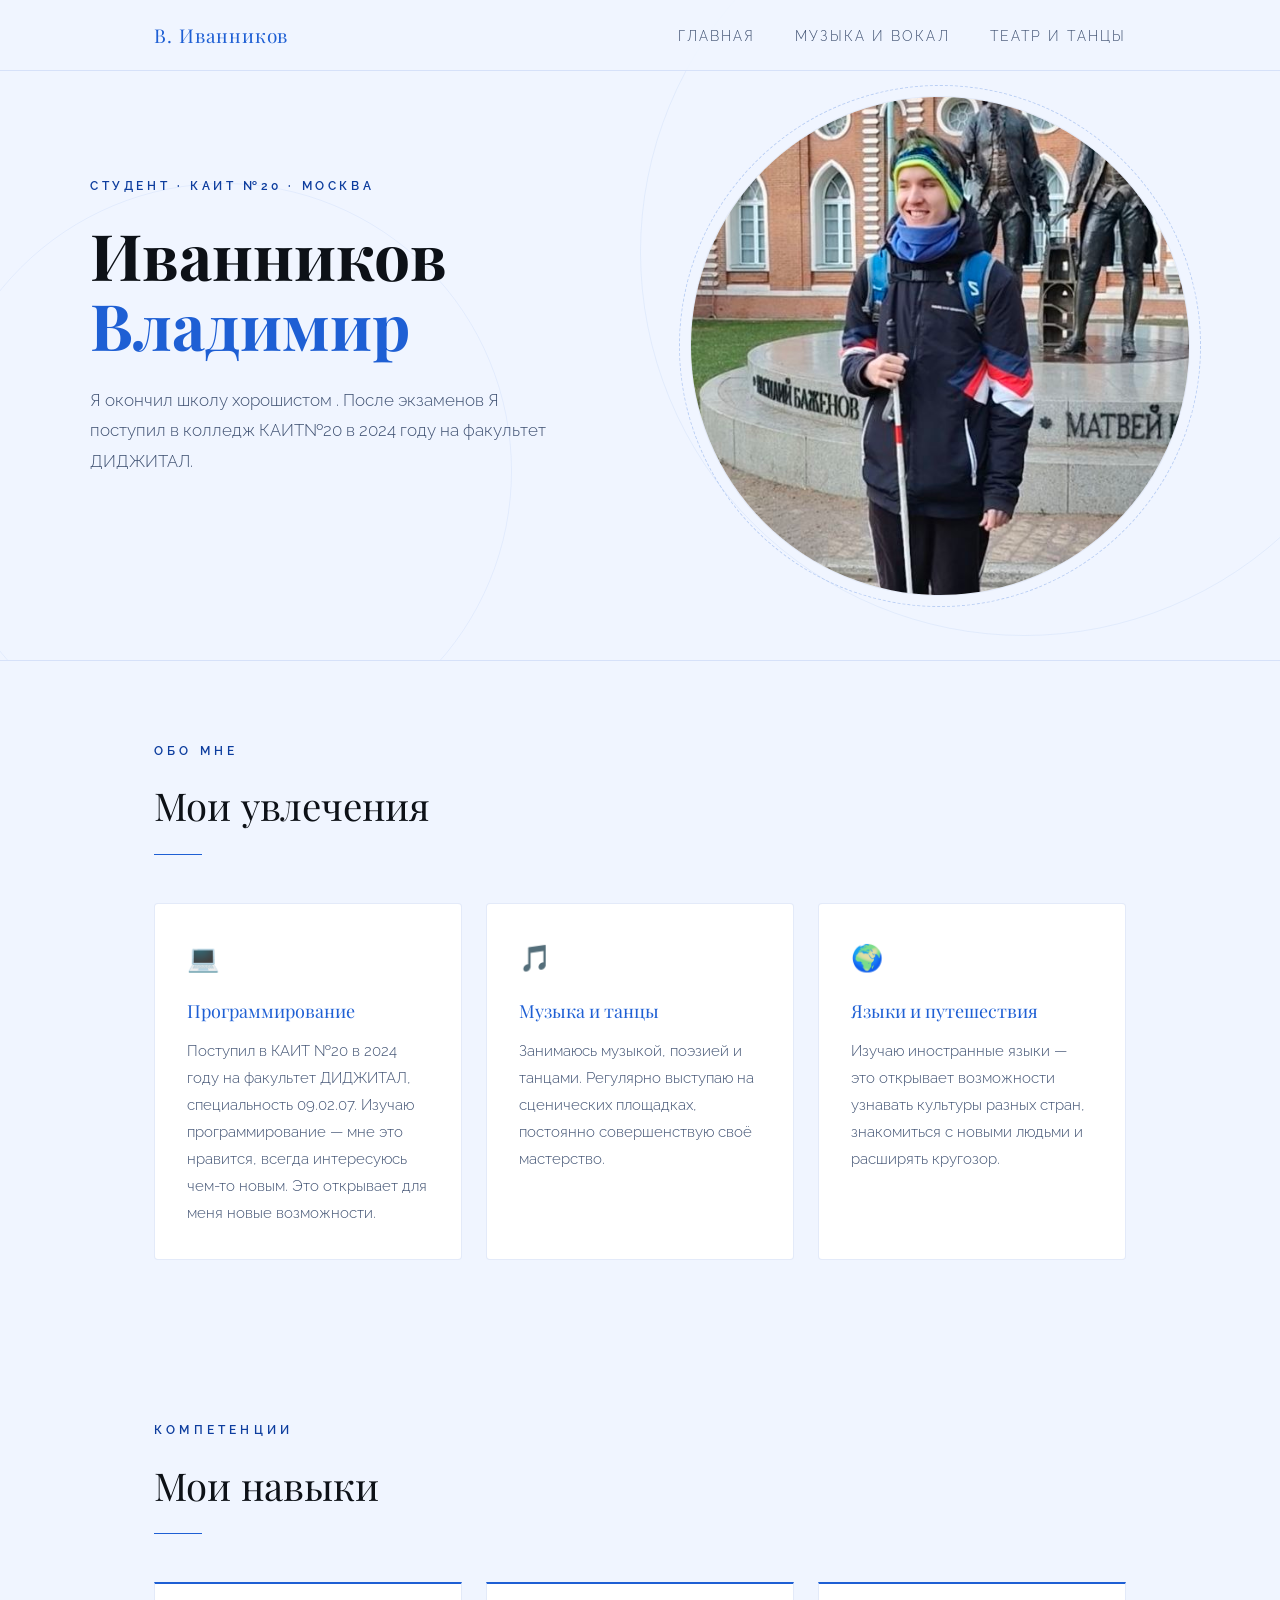
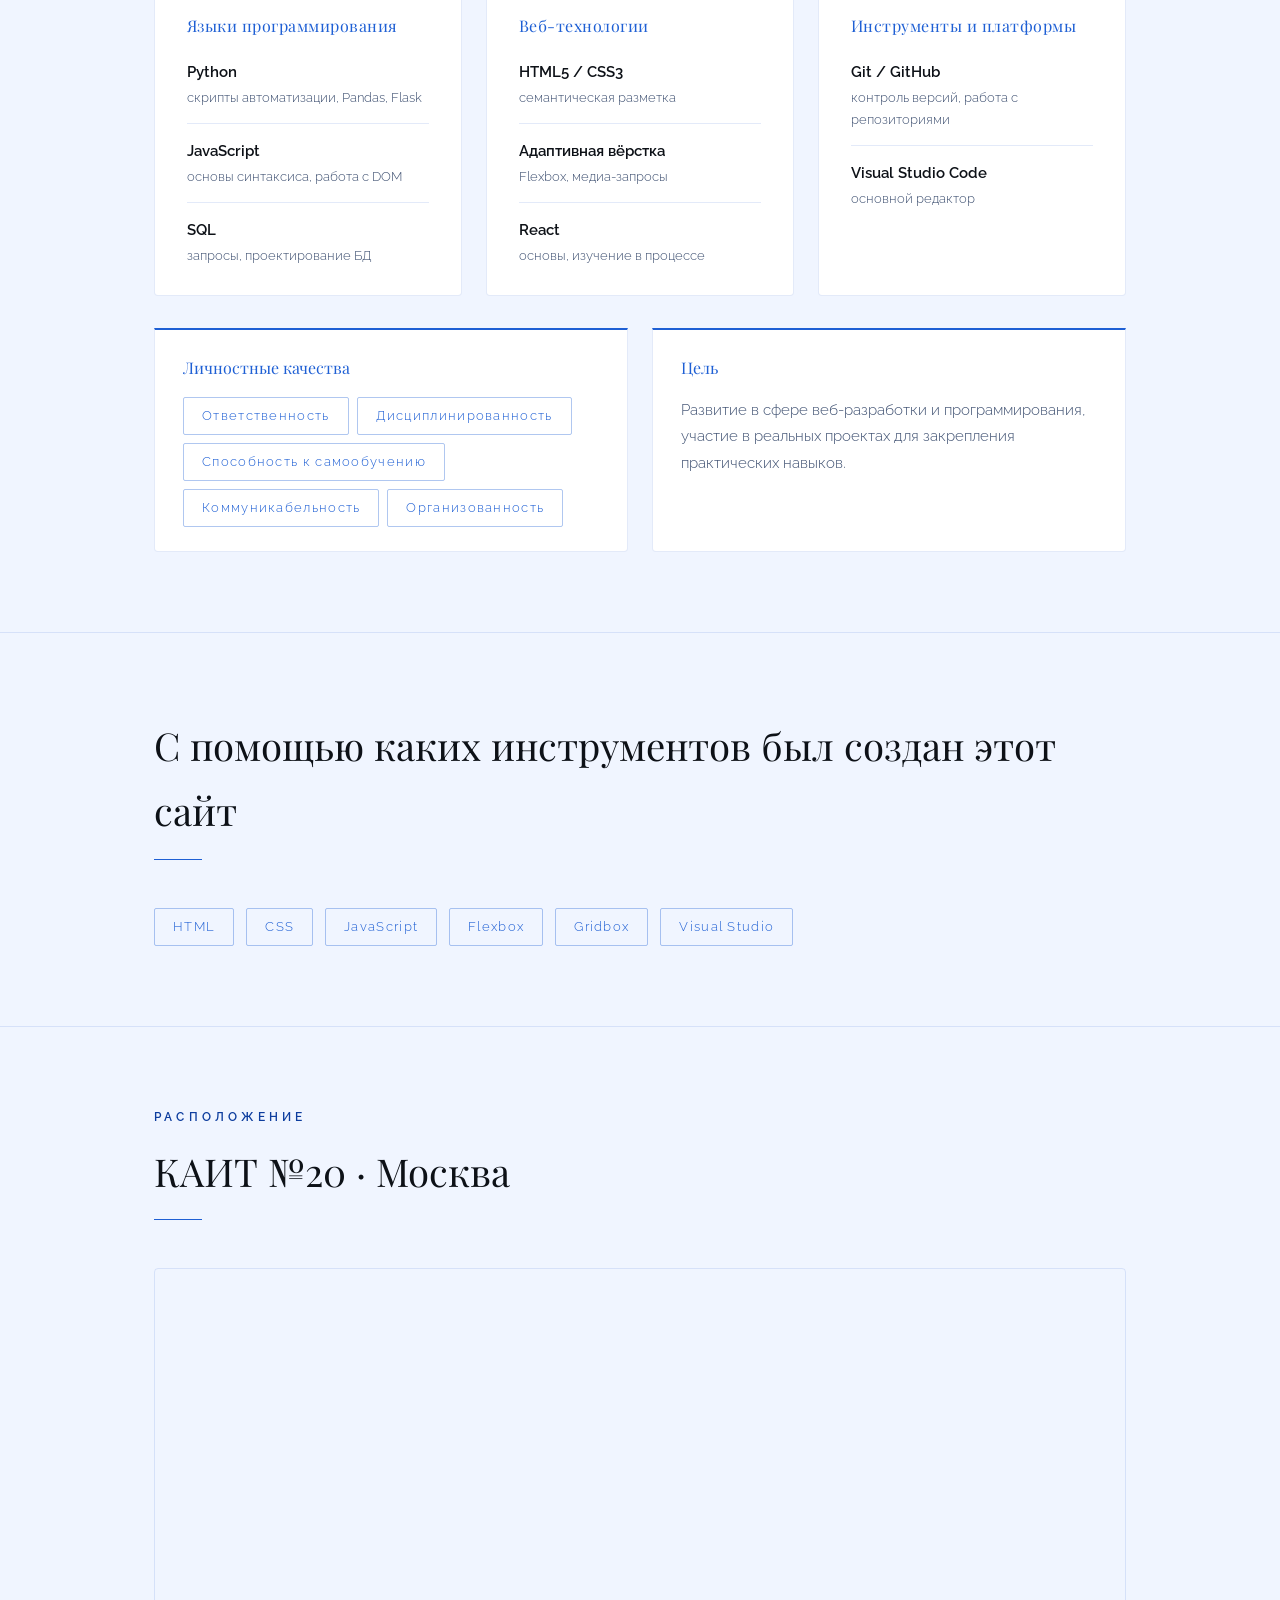
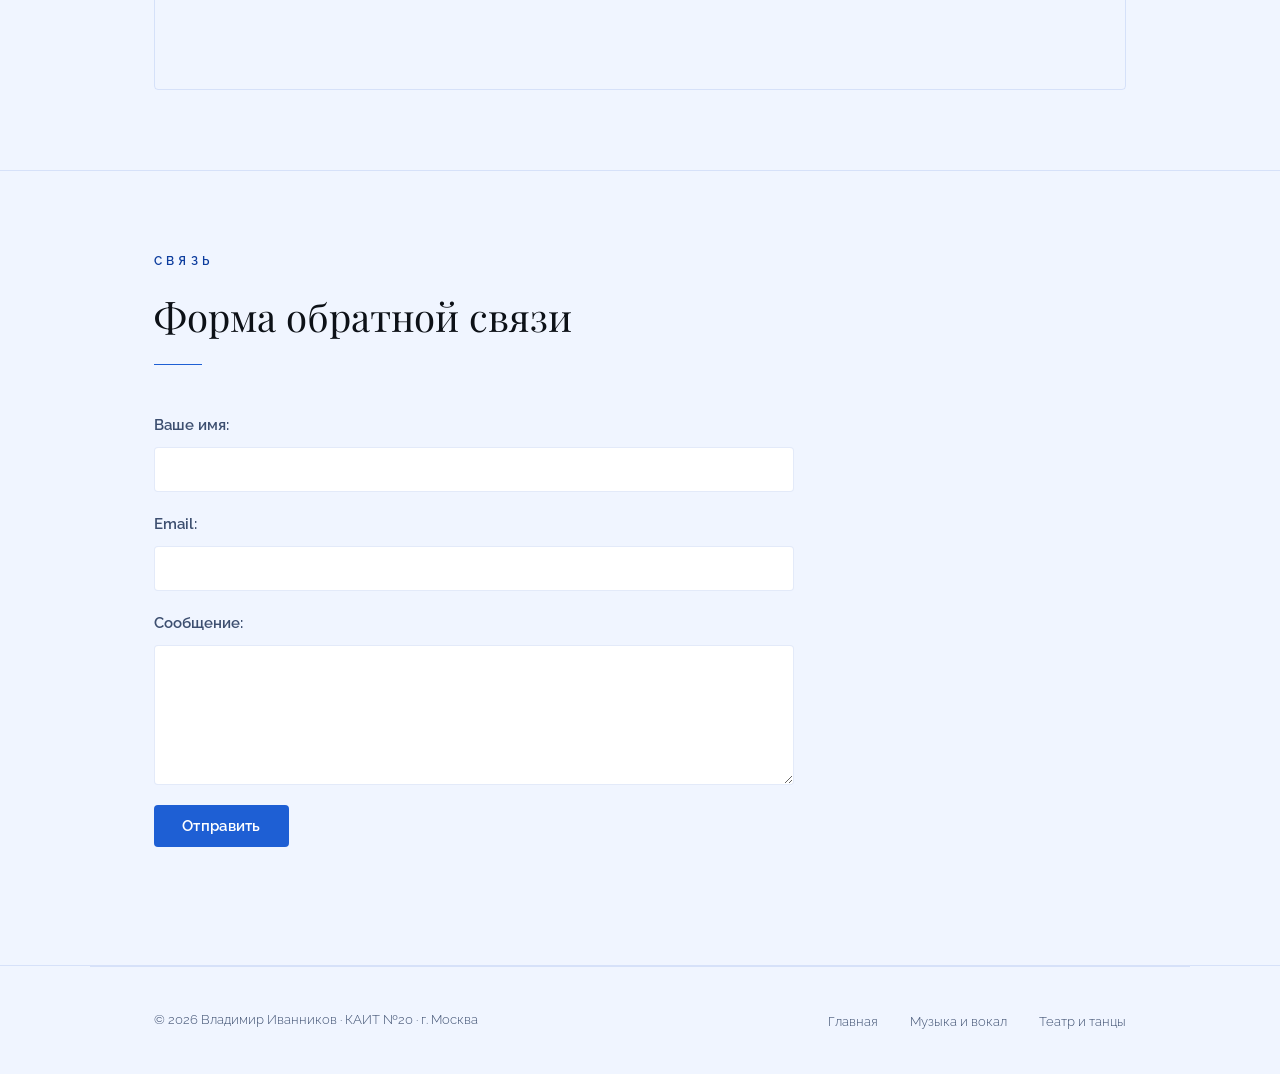
<file: index.html>
<!doctype html>
<html lang="ru">
	<head>
		<meta charset="UTF-8" />
		<meta name="viewport" content="width=device-width, initial-scale=1.0" />
		<title>Владимир Иванников — Портфолио</title>
		<meta
			name="description"
			content="Портфолио студента Иванникова Владимира — программирование, творчество, путешествия. Студент КАИТ№20, специальность 09.02.07."
		/>
		<meta
			name="keywords"
			content="Иванников Владимир, портфолио, программирование, КАИТ, информационные системы, студент"
		/>
		<link rel="preconnect" href="https://fonts.googleapis.com" />
		<link
			href="https://fonts.googleapis.com/css2?family=Playfair+Display:wght@400;700&family=Raleway:wght@300;400;600&display=swap"
			rel="stylesheet"
		/>
		<link rel="stylesheet" href="css/base.css" />
		<link rel="stylesheet" href="css/index.css" />
	</head>
	<body>
		<a class="skip-link" href="#main-content">Перейти к содержимому</a>

		<nav aria-label="Основная навигация">
			<div class="nav__inner">
				<a
					class="nav__logo"
					href="index.html"
					aria-label="Главная — В. Иванников"
					>В. Иванников</a
				>
				<ul class="nav__links" id="navLinks" role="list">
					<button class="nav__close" id="navClose" aria-label="Закрыть меню">
						&#10005;
					</button>
					<li><a href="index.html" aria-current="page">Главная</a></li>
					<li><a href="education.html">Музыка и вокал</a></li>
					<li><a href="creative.html">Театр и танцы</a></li>
				</ul>
				<button
					class="nav__burger"
					id="navBurger"
					aria-label="Открыть меню"
					aria-expanded="false"
					aria-controls="navLinks"
				>
					<span aria-hidden="true"></span>
					<span aria-hidden="true"></span>
					<span aria-hidden="true"></span>
				</button>
			</div>
		</nav>
		<div class="nav__overlay" id="navOverlay"></div>

		<main id="main-content">
			<section class="hero" aria-labelledby="hero-heading">
				<div class="hero__inner">
					<div class="hero__text">
						<p class="hero__label">Студент · КАИТ №20 · Москва</p>
						<h1 class="hero__name" id="hero-heading">
							Иванников<br /><span>Владимир</span>
						</h1>
						<p class="hero__desc">
							Я окончил школу хорошистом . После экзаменов Я поступил в колледж
							КАИТ№20 в 2024 году на факультет ДИДЖИТАЛ.
						</p>
					</div>
					<div class="hero__avatar">
						<img
							src="images/фото-для-ст-танцы.jpg"
							alt="Владимир Иванников, фото"
							width="320"
							height="320"
						/>
					</div>
				</div>
			</section>

			<hr class="divider" />

			<section aria-labelledby="hobbies-heading">
				<p class="section__label" aria-hidden="true">Обо мне</p>
				<h2 class="section__title" id="hobbies-heading">Мои увлечения</h2>
				<div class="cards__grid" role="list">
					<div class="card" role="listitem">
						<div class="card__icon" aria-hidden="true">💻</div>
						<p class="card__title">Программирование</p>
						<p class="card__text">
							Поступил в КАИТ №20 в 2024 году на факультет ДИДЖИТАЛ,
							специальность 09.02.07. Изучаю программирование — мне это
							нравится, всегда интересуюсь чем-то новым. Это открывает для меня
							новые возможности.
						</p>
					</div>
					<div class="card" role="listitem">
						<div class="card__icon" aria-hidden="true">🎵</div>
						<p class="card__title">Музыка и танцы</p>
						<p class="card__text">
							Занимаюсь музыкой, поэзией и танцами. Регулярно выступаю на
							сценических площадках, постоянно совершенствую своё мастерство.
						</p>
					</div>
					<div class="card" role="listitem">
						<div class="card__icon" aria-hidden="true">🌍</div>
						<p class="card__title">Языки и путешествия</p>
						<p class="card__text">
							Изучаю иностранные языки — это открывает возможности узнавать
							культуры разных стран, знакомиться с новыми людьми и расширять
							кругозор.
						</p>
					</div>
				</div>
			</section>
			<section aria-labelledby="myskills-heading">
				<p class="section__label" aria-hidden="true">Компетенции</p>
				<h2 class="section__title" id="myskills-heading">Мои навыки</h2>
				<div class="skillgroup__grid">
					<div class="skillgroup">
						<p class="skillgroup__title">Языки программирования</p>
						<ul class="skillgroup__list">
							<li class="skillgroup__item">
								<span class="skillgroup__name">Python</span>
								<span class="skillgroup__desc"
									>скрипты автоматизации, Pandas, Flask</span
								>
							</li>
							<li class="skillgroup__item">
								<span class="skillgroup__name">JavaScript</span>
								<span class="skillgroup__desc"
									>основы синтаксиса, работа с DOM</span
								>
							</li>
							<li class="skillgroup__item">
								<span class="skillgroup__name">SQL</span>
								<span class="skillgroup__desc">запросы, проектирование БД</span>
							</li>
						</ul>
					</div>
					<div class="skillgroup">
						<p class="skillgroup__title">Веб-технологии</p>
						<ul class="skillgroup__list">
							<li class="skillgroup__item">
								<span class="skillgroup__name">HTML5 / CSS3</span>
								<span class="skillgroup__desc">семантическая разметка</span>
							</li>
							<li class="skillgroup__item">
								<span class="skillgroup__name">Адаптивная вёрстка</span>
								<span class="skillgroup__desc">Flexbox, медиа-запросы</span>
							</li>
							<li class="skillgroup__item">
								<span class="skillgroup__name">React</span>
								<span class="skillgroup__desc"
									>основы, изучение в процессе</span
								>
							</li>
						</ul>
					</div>
					<div class="skillgroup">
						<p class="skillgroup__title">Инструменты и платформы</p>
						<ul class="skillgroup__list">
							<li class="skillgroup__item">
								<span class="skillgroup__name">Git / GitHub</span>
								<span class="skillgroup__desc"
									>контроль версий, работа с репозиториями</span
								>
							</li>
							<li class="skillgroup__item">
								<span class="skillgroup__name">Visual Studio Code</span>
								<span class="skillgroup__desc">основной редактор</span>
							</li>
						</ul>
					</div>
				</div>

				<div class="skills__extra">
					<div class="skills__extra-block">
						<p class="skills__extra-title">Личностные качества</p>
						<div class="skills__tags">
							<span class="skill__tag">Ответственность</span>
							<span class="skill__tag">Дисциплинированность</span>
							<span class="skill__tag">Способность к самообучению</span>
							<span class="skill__tag">Коммуникабельность</span>
							<span class="skill__tag">Организованность</span>
						</div>
					</div>
					<div class="skills__extra-block skills__extra-block--goal">
						<p class="skills__extra-title">Цель</p>
						<p class="skills__extra-text">Развитие в сфере веб‑разработки и программирования, участие в реальных проектах для закрепления практических навыков.</p>
					</div>
				</div>
			</section>

			<hr class="divider" />

			<section aria-labelledby="skills-heading">
				<h2 class="section__title" id="skills-heading">
					С помощью каких инструментов был создан этот сайт
				</h2>
				<ul class="skills__list" aria-label="Список инструментов">
					<li class="skill__tag">HTML</li>
					<li class="skill__tag">CSS</li>
					<li class="skill__tag">JavaScript</li>
					<li class="skill__tag">Flexbox</li>
					<li class="skill__tag">Gridbox</li>
					<li class="skill__tag">Visual Studio</li>
				</ul>
			</section>

			<hr class="divider" />

			<section aria-labelledby="map-heading">
				<p class="section__label" aria-hidden="true">Расположение</p>
				<h2 class="section__title" id="map-heading">КАИТ №20 · Москва</h2>
				<div class="map__wrap">
					<iframe
						src="https://www.openstreetmap.org/export/embed.html?bbox=37.6968%2C55.8068%2C37.7168%2C55.8268&layer=mapnik&marker=55.816751%2C37.706763"
						class="map__iframe"
						allowfullscreen
						loading="lazy"
						title="Карта: КАИТ №20, Москва"
					></iframe>
				</div>
			</section>

			<hr class="divider" />

			<section aria-labelledby="contact-heading">
				<p class="section__label" aria-hidden="true">Связь</p>
				<h2 class="section__title" id="contact-heading">Форма обратной связи</h2>
				<form
					class="contact-form"
					id="contactForm"
					action="https://formsubmit.co/vivannikov_ispo132_2024@kait20.ru"
					method="POST"
				>
					<input type="hidden" name="_captcha" value="false" />
					<input type="hidden" name="_subject" value="Новое сообщение с портфолио" />
					<input type="hidden" name="_template" value="table" />

					<div class="contact-form__field">
						<label class="contact-form__label" for="contact-name">Ваше имя:</label>
						<input
							class="contact-form__input"
							type="text"
							id="contact-name"
							name="name"
							required
							autocomplete="name"
						/>
					</div>

					<div class="contact-form__field">
						<label class="contact-form__label" for="contact-email">Email:</label>
						<input
							class="contact-form__input"
							type="email"
							id="contact-email"
							name="email"
							required
							autocomplete="email"
						/>
					</div>

					<div class="contact-form__field">
						<label class="contact-form__label" for="contact-message">Сообщение:</label>
						<textarea
							class="contact-form__input contact-form__textarea"
							id="contact-message"
							name="message"
							rows="6"
							required
						></textarea>
					</div>

					<button type="submit" class="contact-form__submit">Отправить</button>
					<p class="contact-form__status" id="contactStatus" role="status" aria-live="polite"></p>
				</form>
			</section>

			<hr class="divider" />
		</main>

		<footer aria-label="Подвал сайта">
			<p>© 2026 Владимир Иванников · КАИТ №20 · г. Москва</p>
			<nav aria-label="Навигация в подвале">
				<ul class="footer__nav" role="list">
					<li><a href="index.html" aria-current="page">Главная</a></li>
					<li><a href="education.html">Музыка и вокал</a></li>
					<li><a href="creative.html">Театр и танцы</a></li>
				</ul>
			</nav>
		</footer>
		<script src="js/main.js"></script>
	</body>
</html>
</file>
<file: css/base.css>
/* RESET */
*,
*::before,
*::after {
	box-sizing: border-box;
	margin: 0;
	padding: 0;
}

/* CSS VARIABLES */
:root {
	--bg: #f0f5ff;
	--surface: #ffffff;
	--border: rgba(30, 80, 200, 0.12);
	--accent: #1e5fd4;
	--accent2: #38bdf8;
	--text: #0d1117;
	--muted: #3d4f70;
	--font-display: "Playfair Display", Georgia, serif;
	--font-body: "Raleway", sans-serif;
	--focus-ring: 3px solid #1e5fd4;
}

/* BASE */
html { scroll-behavior: smooth; }
body {
	background: var(--bg);
	color: var(--text);
	font-family: var(--font-body);
	font-weight: 300;
	line-height: 1.7;
	overflow-x: hidden;
	min-height: 100vh;
	display: flex;
	flex-direction: column;
}

/* SKIP LINK — для screen reader и клавиатурной навигации */
.skip-link {
	position: absolute;
	top: -100px;
	left: 16px;
	z-index: 9999;
	padding: 12px 20px;
	background: var(--accent);
	color: #fff;
	font-size: 14px;
	font-family: var(--font-body);
	border-radius: 4px;
	text-decoration: none;
	font-weight: 600;
	transition: top 0.2s;
}
.skip-link:focus {
	top: 16px;
}

/* FOCUS STYLES — видимый фокус для клавиатурной навигации */
*:focus-visible {
	outline: var(--focus-ring);
	outline-offset: 3px;
	border-radius: 3px;
}
button:focus-visible,
a:focus-visible {
	outline: var(--focus-ring);
	outline-offset: 3px;
	border-radius: 3px;
}

/* HIGH CONTRAST MODE */
@media (prefers-contrast: high) {
	:root {
		--bg: #ffffff;
		--surface: #ffffff;
		--border: #000000;
		--accent: #0040b0;
		--text: #000000;
		--muted: #1a1a1a;
		--focus-ring: 3px solid #000000;
	}
	body > nav {
		border-bottom: 2px solid #000;
	}
	.nav__links a {
		color: #000;
	}
}

/* REDUCED MOTION */
@media (prefers-reduced-motion: reduce) {
	*,
	*::before,
	*::after {
		animation-duration: 0.01ms !important;
		animation-iteration-count: 1 !important;
		transition-duration: 0.01ms !important;
	}
	html {
		scroll-behavior: auto;
	}
}

/* NAV */
body > nav {
	position: fixed;
	top: 0;
	left: 0;
	right: 0;
	z-index: 100;
	border-bottom: 0.5px solid var(--border);
	background: rgba(240, 245, 255, 0.95);
}
.nav__inner {
	display: flex;
	justify-content: space-between;
	align-items: center;
	max-width: 1100px;
	margin: 0 auto;
	padding: 19px 64px;
}
.nav__logo {
	font-family: var(--font-display);
	font-size: 19px;
	letter-spacing: 0.05em;
	color: var(--accent);
	text-decoration: none;
}

/* Десктоп: ссылки скрыты */
.nav__links {
	display: flex;
	gap: 40px;
	list-style: none;
	align-items: center;
}
.nav__links a {
	color: var(--muted);
	text-decoration: none;
	font-size: 14px;
	letter-spacing: 0.15em;
	text-transform: uppercase;
	transition: color 0.25s;
}
.nav__links a:hover,
.nav__links a.active {
	color: var(--accent);
}

/* CONTAINER */
.container {
	max-width: 1100px;
	margin: 0 auto;
}

/* SECTION COMMON */
.section__label {
	font-size: 12px;
	letter-spacing: 0.35em;
	text-transform: uppercase;
	color: #0d3d9e;
	margin-bottom: 12px;
	font-weight: 600;
}

.divider {
	width: 100%;
	border: none;
	border-top: 0.5px solid var(--border);
}

/* FOOTER */
footer {
	margin-top: auto;
	padding: 40px 64px;
	display: flex;
	justify-content: space-between;
	align-items: center;
	flex-wrap: wrap;
	gap: 16px;
	max-width: 1100px;
	width: 100%;
	margin-left: auto;
	margin-right: auto;
	border-top: 0.5px solid var(--border);
}
footer p {
	font-size: 13px;
	color: var(--muted);
}
.footer__nav {
	display: flex;
	gap: 32px;
	list-style: none;
}
.footer__nav a {
	color: var(--muted);
	font-size: 13px;
	text-decoration: none;
	transition: color 0.2s;
}
.footer__nav a:hover {
	color: var(--accent);
}

/* ANIMATIONS */
@keyframes fadeUp {
	from {
		opacity: 0;
		transform: translateY(24px);
	}
	to {
		opacity: 1;
		transform: translateY(0);
	}
}

/* CLOSE BUTTON */
.nav__close {
	display: none;
}

/* BURGER — скрыт на десктопе */
.nav__burger {
	display: none;
}

/* OVERLAY — скрыт по умолчанию */
.nav__overlay {
	display: none;
	position: fixed;
	inset: 0;
	background: rgba(0, 0, 0, 0.45);
	z-index: 98;
}

/* RESPONSIVE */
@media (max-width: 1024px) {
	.nav__links {
		gap: 24px;
	}
	footer {
		padding: 32px;
	}
}

@media (max-width: 800px) {
	.nav__burger {
		display: flex;
		flex-direction: column;
		justify-content: center;
		gap: 5px;
		width: 36px;
		height: 36px;
		background: none;
		border: none;
		cursor: pointer;
		padding: 0;
	}
	.nav__burger span {
		display: block;
		width: 24px;
		height: 2px;
		background: var(--text);
		border-radius: 2px;
		transition:
			transform 0.3s ease,
			opacity 0.3s ease;
	}
	.nav__burger.open span:nth-child(1) {
		transform: translateY(7px) rotate(45deg);
	}
	.nav__burger.open span:nth-child(2) {
		opacity: 0;
	}
	.nav__burger.open span:nth-child(3) {
		transform: translateY(-7px) rotate(-45deg);
	}

	.nav__links {
		position: fixed;
		top: 0;
		right: 0;
		bottom: 0;
		height: 100%;
		width: 260px;
		background: #f0f5ff;
		border-left: 1px solid var(--border);
		flex-direction: column;
		align-items: flex-start;
		gap: 0;
		padding: 80px 0 32px;
		z-index: 200;
		transform: translateX(100%);
		transition: transform 0.3s ease;
	}
	.nav__links.open {
		transform: translateX(0);
	}

	.nav__close {
		display: flex;
		align-items: center;
		justify-content: center;
		position: absolute;
		top: 16px;
		right: 16px;
		width: 36px;
		height: 36px;
		background: none;
		border: none;
		cursor: pointer;
		font-size: 18px;
		color: var(--muted);
		border-radius: 50%;
		transition:
			color 0.2s,
			background 0.2s;
	}
	.nav__close:hover {
		color: var(--accent);
		background: var(--border);
	}

	.nav__links li {
		width: 100%;
	}
	.nav__links a {
		display: block;
		padding: 16px 32px;
		font-size: 14px;
		letter-spacing: 0.12em;
		border-bottom: 0.5px solid var(--border);
		height: auto;
	}

	.nav__overlay.open {
		display: block;
	}

	footer {
		padding: 28px 20px;
		flex-direction: column;
		text-align: center;
	}
	.footer__nav {
		gap: 20px;
	}
}

@media (max-width: 480px) {
	.nav__logo {
		font-size: 16px;
	}
	footer {
		padding: 24px 16px;
	}
}
</file>
<file: css/index.css>
/* SECTIONS */
section {
	padding: 80px 64px;
	max-width: 1100px;
	margin: 0 auto;
}

.container {
	max-width: 1100px;
	width: 100%;
	margin: 0 auto;
}
.section__title {
	font-family: var(--font-display);
	font-size: clamp(29px, 3vw, 42px);
	font-weight: 400;
	margin-bottom: 48px;
	position: relative;
	padding-bottom: 16px;
}
.section__title::after {
	content: "";
	position: absolute;
	bottom: 0;
	left: 0;
	width: 48px;
	height: 1px;
	background: var(--accent);
}

/* HERO */
.hero {
	display: flex;
	align-items: center;
	max-width: none;
	padding: 0 64px 64px;
	position: relative;
	overflow: hidden;
}
.hero::before {
	content: "";
	position: absolute;
	top: -20%;
	right: -10%;
	width: 60vw;
	height: 60vw;
	border-radius: 50%;
	border: 1px solid rgba(30, 95, 212, 0.07);
	pointer-events: none;
}
.hero::after {
	content: "";
	position: absolute;
	bottom: -15%;
	left: -5%;
	width: 45vw;
	height: 45vw;
	border-radius: 50%;
	border: 1px solid rgba(30, 95, 212, 0.06);
	pointer-events: none;
}
.hero__inner {
	display: flex;
	align-items: center;
	gap: 96px;
	max-width: 1100px;
	width: 100%;
	margin: 0 auto;
	padding-top: 96px;
	animation: fadeUp 1s ease both;
}
.hero__text {
	flex: 1;
}
.hero__label {
	font-size: 12px;
	letter-spacing: 0.3em;
	text-transform: uppercase;
	color: #0d3d9e;
	margin-bottom: 24px;
	font-weight: 600;
}
.hero__name {
	font-family: var(--font-display);
	font-size: clamp(45px, 5vw, 72px);
	font-weight: 700;
	line-height: 1.1;
	margin-bottom: 24px;
}
.hero__name span {
	color: var(--accent);
}
.hero__desc {
	font-size: 17px;
	color: var(--muted);
	max-width: 480px;
	margin-bottom: 40px;
	line-height: 1.8;
}
.hero__btns {
	display: flex;
	gap: 16px;
	flex-wrap: wrap;
}

/* BUTTONS */
.btn {
	display: inline-block;
	padding: 12px 32px;
	border-radius: 2px;
	font-family: var(--font-body);
	font-size: 13px;
	letter-spacing: 0.18em;
	text-transform: uppercase;
	text-decoration: none;
	cursor: pointer;
	transition: all 0.25s;
	border: none;
}
.btn--primary {
	background: var(--accent);
	color: #ffffff;
}
.btn--primary:hover {
	background: #4d87e8;
}
.btn--outline {
	background: transparent;
	color: var(--text);
	border: 0.5px solid rgba(255, 255, 255, 0.3);
}
.btn--outline:hover {
	border-color: var(--accent);
	color: var(--accent);
}

/* HERO AVATAR */
.hero__avatar {
	width: 500px;
	height: 500px;
	flex-shrink: 0;
	border-radius: 50%;
	background: var(--surface);
	border: 1px solid var(--border);
	display: flex;
	align-items: center;
	justify-content: center;
	font-family: var(--font-display);
	font-size: 80px;
	color: var(--accent);
	position: relative;
	animation: fadeUp 1.2s ease both;
}
.hero__avatar img {
	width: 100%;
	height: 100%;
	object-fit: cover;
	border-radius: 50%;
}
.hero__avatar::before {
	content: "";
	position: absolute;
	inset: -12px;
	border-radius: 50%;
	border: 0.5px dashed rgba(30, 95, 212, 0.25);
}

/* INFO CARDS */
.cards__grid {
	display: flex;
	flex-wrap: wrap;
	gap: 24px;
}
.card {
	flex: 1 1 280px;
	background: var(--surface);
	border: 0.5px solid var(--border);
	border-radius: 4px;
	padding: 32px;
	transition: border-color 0.25s, transform 0.2s ease;
}
.card:hover {
	border-color: rgba(30, 95, 212, 0.3);
	transform: scale(1.03);
}
.card__icon {
	font-size: 26px;
	margin-bottom: 16px;
}
.card__title {
	font-family: var(--font-display);
	font-size: 18px;
	margin-bottom: 12px;
	color: var(--accent);
}
.card__text {
	font-size: 15px;
	color: var(--muted);
	line-height: 1.8;
}

/* FACTS ROW */
.facts__row {
	display: flex;
	flex-wrap: wrap;
	gap: 32px;
	margin-top: 48px;
	padding-top: 48px;
	border-top: 0.5px solid var(--border);
}
.fact {
	flex: 1 1 160px;
}
.fact__num {
	font-family: var(--font-display);
	font-size: 35px;
	color: var(--accent);
	font-weight: 700;
}
.fact__label {
	font-size: 13px;
	color: var(--muted);
	text-transform: uppercase;
	letter-spacing: 0.15em;
}

/* SKILLS */
.skills__list {
	display: flex;
	flex-wrap: wrap;
	gap: 12px;
	margin-top: 16px;
}
.skill__tag {
	padding: 7px 18px;
	border: 0.5px solid rgba(30, 95, 212, 0.35);
	border-radius: 2px;
	font-size: 13px;
	letter-spacing: 0.1em;
	color: var(--accent);
	transition: transform 0.2s ease;
	display: inline-block;
}
.skill__tag:hover {
	transform: scale(1.12);
}

/* SKILL GROUPS */
.skillgroup__grid {
	display: flex;
	flex-wrap: wrap;
	gap: 24px;
}
.skillgroup {
	flex: 1 1 280px;
	background: var(--surface);
	border: 0.5px solid var(--border);
	border-top: 2px solid var(--accent);
	border-radius: 0 0 4px 4px;
	padding: 28px 32px;
}
.skillgroup__title {
	font-family: var(--font-display);
	font-size: 1rem;
	color: var(--accent);
	margin-bottom: 20px;
	letter-spacing: 0.03em;
}
.skillgroup__list {
	list-style: none;
	display: flex;
	flex-direction: column;
	gap: 14px;
}
.skillgroup__item {
	display: flex;
	flex-direction: column;
	gap: 3px;
	padding-bottom: 14px;
	border-bottom: 0.5px solid var(--border);
	transition: transform 0.2s ease;
}
.skillgroup__item:hover {
	transform: scale(1.03);
}
.skillgroup__item:last-child {
	border-bottom: none;
	padding-bottom: 0;
}
.skillgroup__name {
	font-size: 0.92rem;
	color: var(--text);
	font-weight: 600;
}
.skillgroup__desc {
	font-size: 0.8rem;
	color: var(--muted);
}

/* SKILLS EXTRA */
.skills__extra {
	margin-top: 2rem;
	display: flex;
	flex-wrap: wrap;
	gap: 24px;
}
.skills__extra-block {
	flex: 1 1 300px;
	background: var(--surface);
	border: 0.5px solid var(--border);
	border-top: 2px solid var(--accent);
	border-radius: 0 0 4px 4px;
	padding: 24px 28px;
}
.skills__extra-title {
	font-family: var(--font-display);
	font-size: 1rem;
	color: var(--accent);
	margin-bottom: 16px;
}
.skills__tags {
	display: flex;
	flex-wrap: wrap;
	gap: 8px;
}
.skills__extra-text {
	font-size: 0.92rem;
	color: var(--muted);
	line-height: 1.8;
}

/* MAP */
.map__wrap {
	border-radius: 4px;
	overflow: hidden;
	border: 0.5px solid var(--border);
}
.map__iframe {
	display: block;
	width: 100%;
	height: 420px;
	border: none;
}

/* CONTACT FORM */
.contact-form {
	display: flex;
	flex-direction: column;
	gap: 20px;
	max-width: 640px;
}
.contact-form__field {
	display: flex;
	flex-direction: column;
	gap: 8px;
}
.contact-form__label {
	font-size: 0.95rem;
	color: var(--muted);
	font-weight: 600;
}
.contact-form__input {
	font-family: var(--font-body);
	font-size: 1rem;
	color: inherit;
	padding: 12px 14px;
	border: 0.5px solid var(--border);
	border-radius: 4px;
	background: #fff;
	transition: border-color 0.2s ease, box-shadow 0.2s ease;
	width: 100%;
	box-sizing: border-box;
}
.contact-form__input:focus {
	outline: none;
	border-color: var(--accent);
	box-shadow: 0 0 0 3px rgba(30, 95, 212, 0.12);
}
.contact-form__textarea {
	resize: vertical;
	min-height: 120px;
	max-height: 240px;
	font-family: var(--font-body);
}
.contact-form__submit {
	align-self: flex-start;
	font-family: var(--font-body);
	font-size: 0.95rem;
	font-weight: 600;
	letter-spacing: 0.02em;
	padding: 12px 28px;
	border: none;
	border-radius: 4px;
	background: var(--accent);
	color: #fff;
	cursor: pointer;
	transition: background-color 0.2s ease, transform 0.2s ease;
}
.contact-form__submit:hover {
	background: #1747a8;
}
.contact-form__submit:active {
	transform: translateY(1px);
}
.contact-form__submit:disabled {
	opacity: 0.6;
	cursor: not-allowed;
}
.contact-form__status {
	margin: 0;
	font-size: 0.95rem;
	color: var(--muted);
	min-height: 1.2em;
}
.contact-form__status--ok {
	color: #1a7f37;
}
.contact-form__status--err {
	color: #b42318;
}

/* RESPONSIVE */
@media (max-width: 1024px) {
	section {
		padding: 64px 40px;
	}
	.hero {
		padding: 0 40px 48px;
	}
	.hero__inner {
		gap: 48px;
		padding-top: 80px;
	}
	.hero__avatar {
		width: 320px;
		height: 320px;
	}
	.hero__desc {
		font-size: 15px;
	}
}

@media (max-width: 768px) {
	section {
		padding: 48px 24px;
	}
	.hero {
		padding: 0 24px 48px;
	}
	.hero__inner {
		flex-direction: column-reverse;
		gap: 32px;
		padding-top: 88px;
		text-align: center;
	}
	.hero__avatar {
		width: 220px;
		height: 220px;
		font-size: 56px;
	}
	.hero__desc {
		font-size: 15px;
		margin: 0 auto 32px;
		max-width: 100%;
	}
	.hero__btns {
		justify-content: center;
	}
	.cards__grid {
		gap: 16px;
	}
	.card {
		flex: 1 1 100%;
		padding: 24px;
	}
	.skills__list {
		gap: 8px;
	}
}

@media (max-width: 480px) {
	section {
		padding: 40px 16px;
	}
	.hero {
		padding: 0 16px 40px;
	}
	.hero__inner {
		padding-top: 80px;
		gap: 24px;
	}
	.hero__avatar {
		width: 180px;
		height: 180px;
	}
	.hero__name {
		font-size: 36px;
	}
	.hero__desc {
		font-size: 14px;
	}
	.card {
		padding: 20px;
	}
	.skill__tag {
		font-size: 12px;
		padding: 6px 14px;
	}
}
</file>
